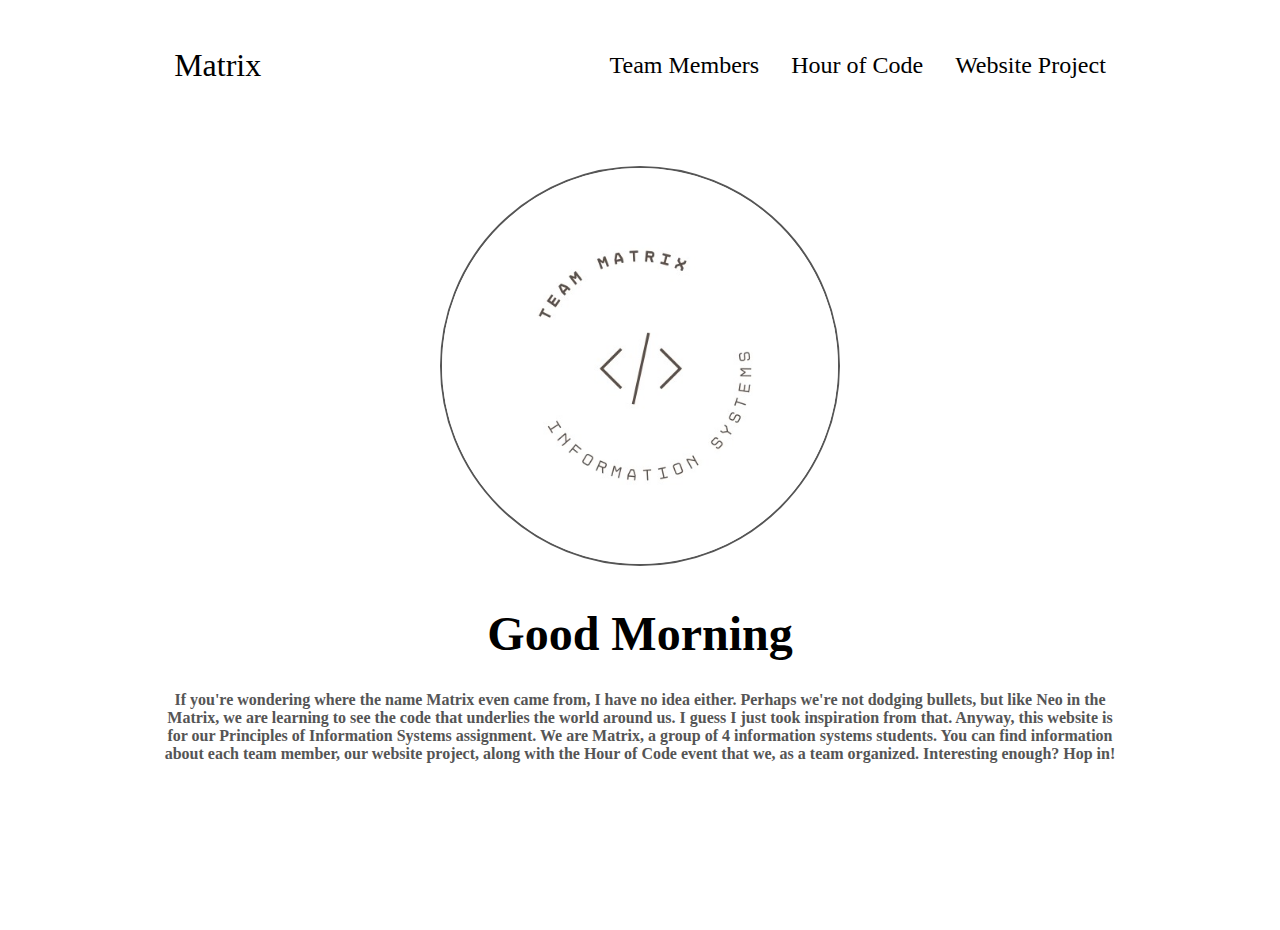
<file: index.html>
<!DOCTYPE html>
<html lang="en">
  <head>
    <meta charset="UTF-8" />
    <meta http-equiv="X-UA-Compatible" content="IE=edge" />
    <meta name="viewport" content="width=device-width, initial-scale=1.0" />
    <title>Our website project</title>
    <link rel="stylesheet" href="style.css" />
  </head>
  <body>
    <nav>
      <div class="logo"><a href="index.html">Matrix</a></div>
      <div>
        <ul class="links">
          <li><a href="teammembers.html">Team Members</a></li>
          <li><a href="hourofcode.html">Hour of Code</a></li>
          <li><a href="websiteproject.html">Website Project</a></li>
        </ul>
      </div>
    </nav>
    <section class="profile">
      <div class="pictureContainer">
        <img class="picture" src="./assets/ada-logo.jpeg" alt="ada" />
      </div>
      <div class="text">
        <h1 class="title" id="greeting"></h1>
        <p class="description">If you're wondering where the name Matrix even came from, I have no idea either. Perhaps we're not dodging bullets, but like Neo in the Matrix, we are learning to see the code that underlies the world around us. I guess I just took inspiration from that. Anyway, this website is for our Principles of Information Systems assignment. We are Matrix, a group of 4 information systems students. You can find information about each team member, our website project, along with the Hour of Code event that we, as a team organized. Interesting enough? Hop in!</p>
      </div>
    </section>

    <script src="script.js"></script>
  </body>
</html>
</file>
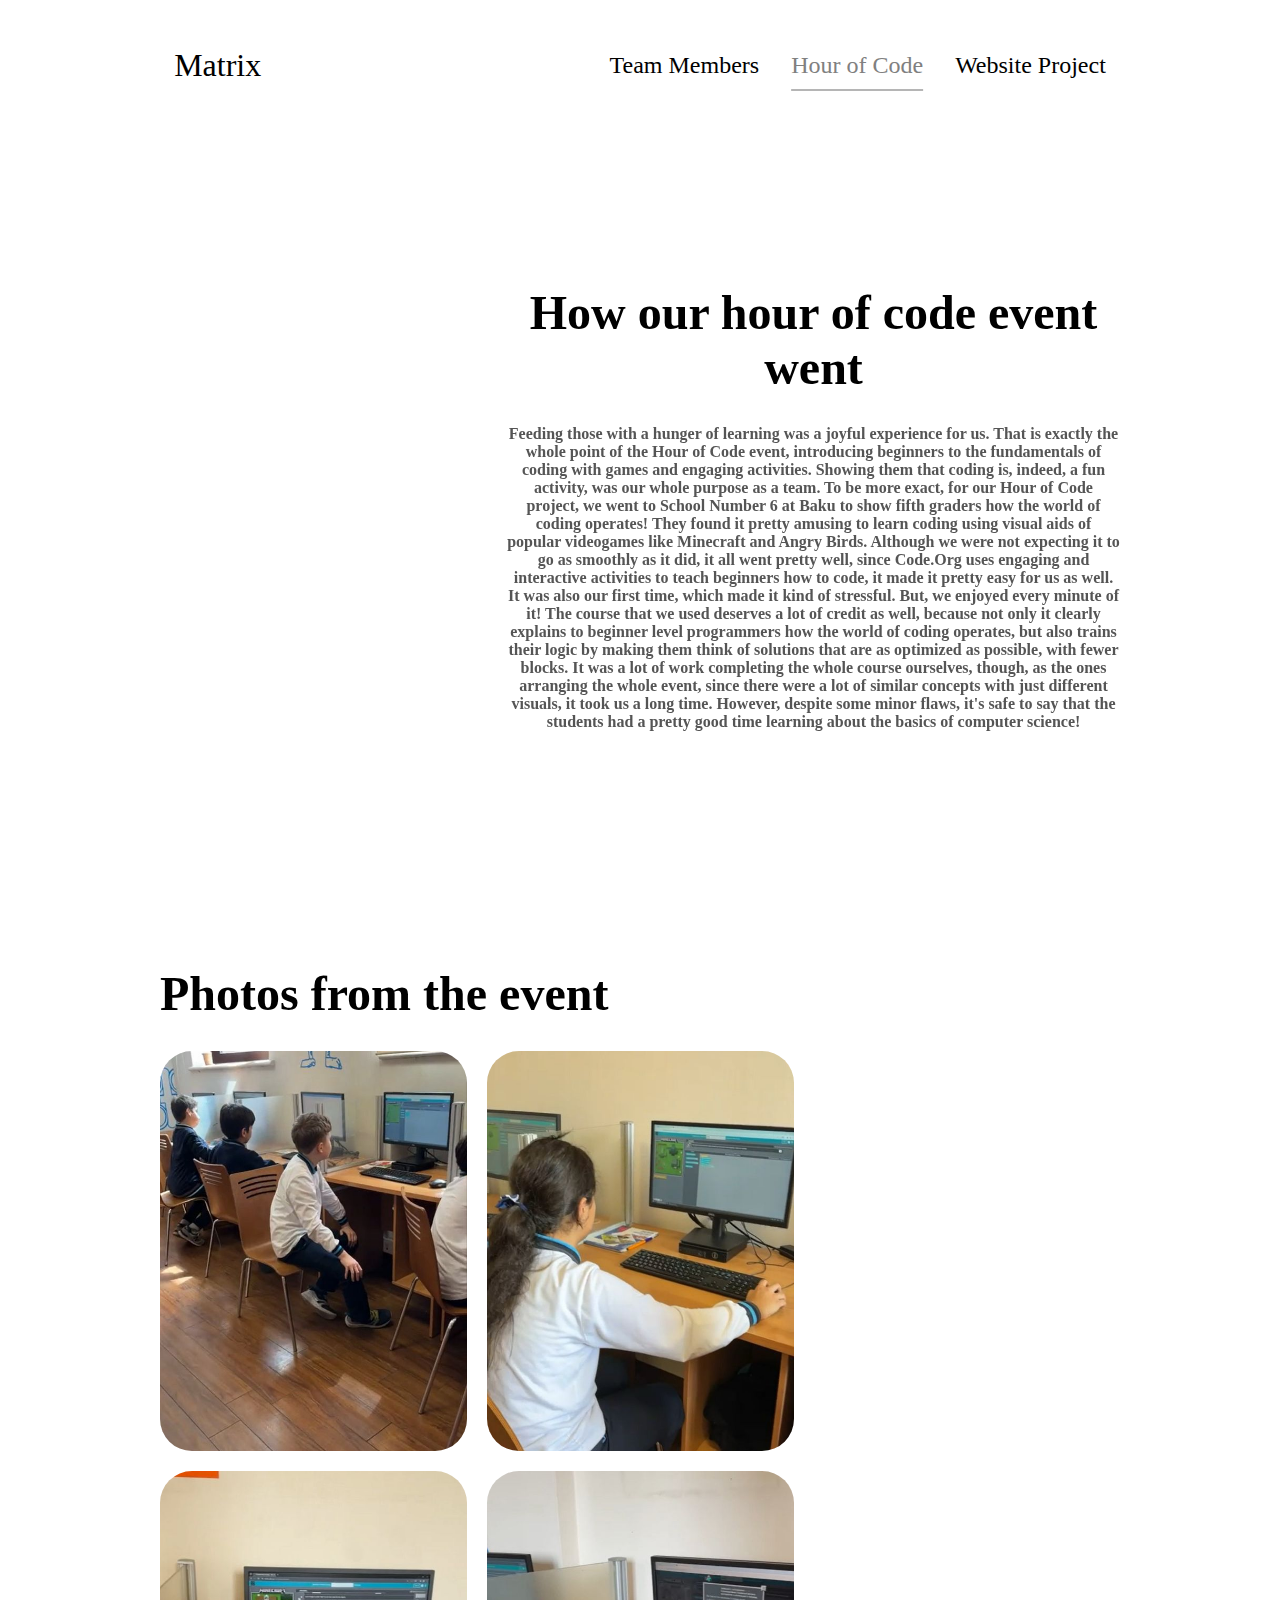
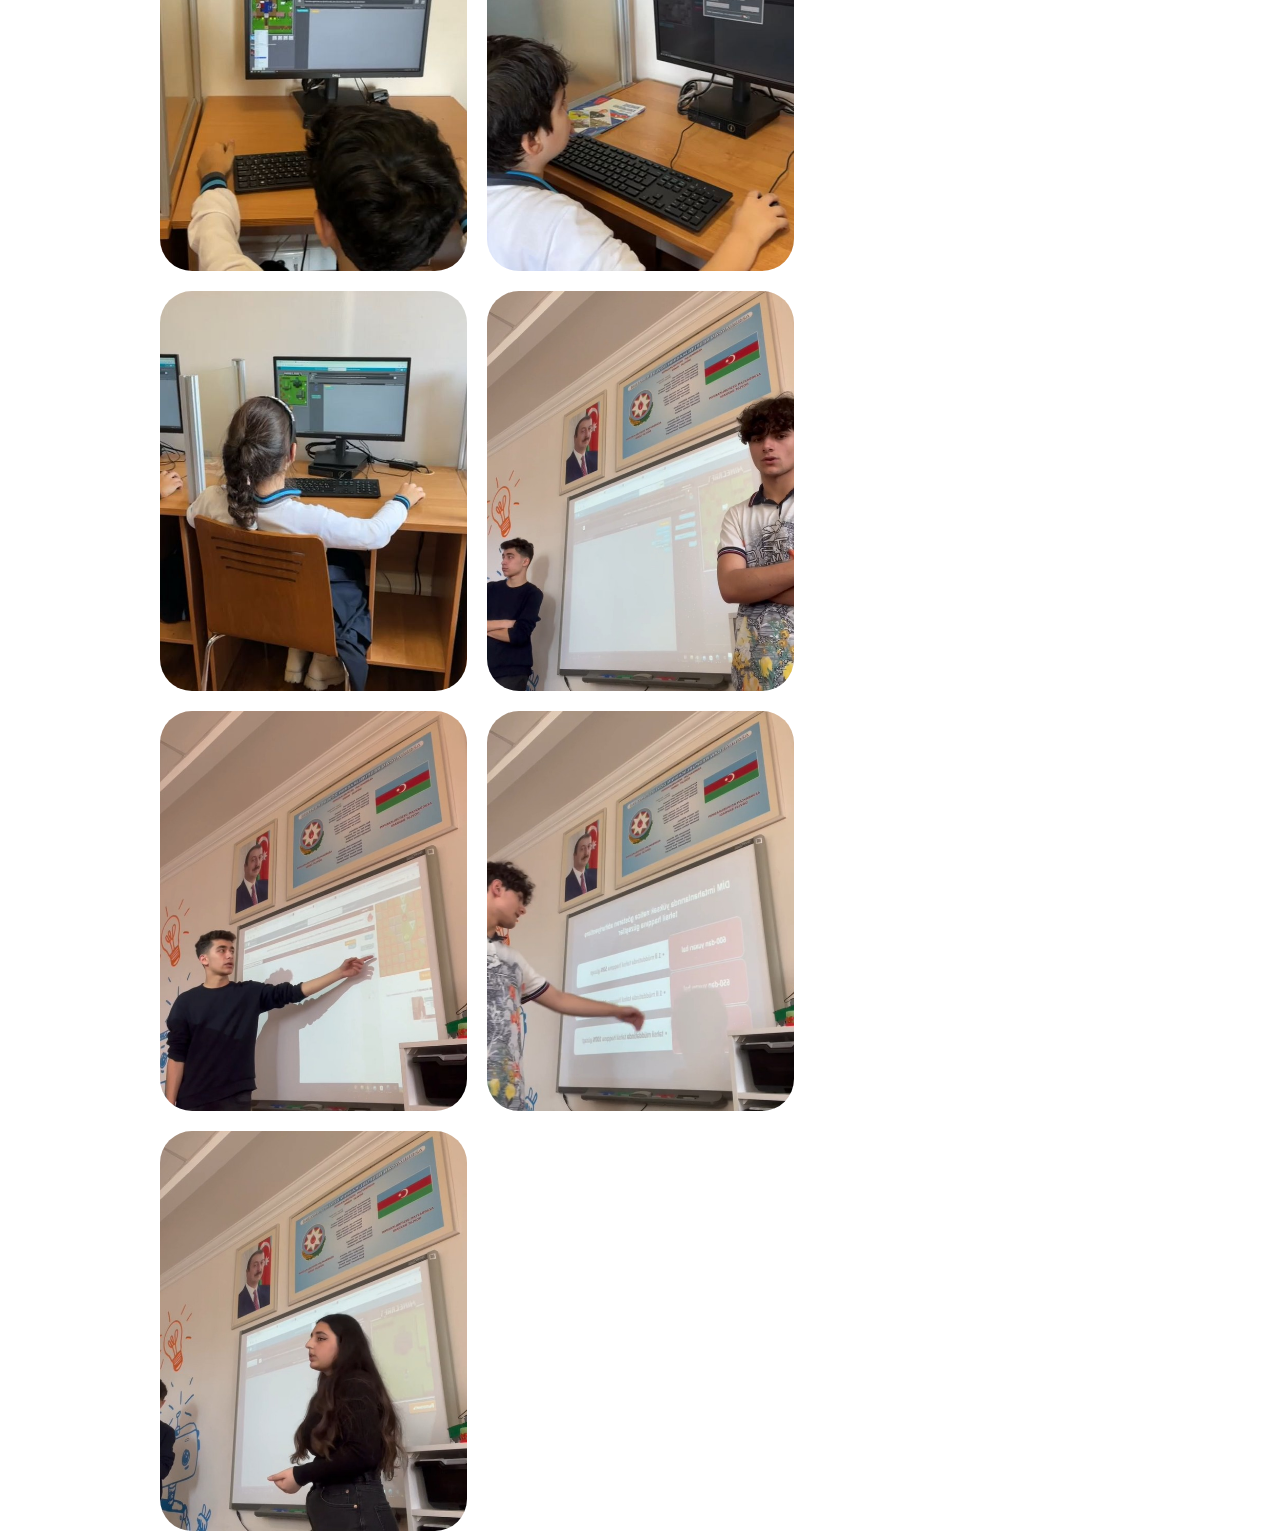
<file: hourofcode.html>
<!DOCTYPE html>
<html lang="en">
  <head>
    <meta charset="UTF-8" />
    <meta http-equiv="X-UA-Compatible" content="IE=edge" />
    <meta name="viewport" content="width=device-width, initial-scale=1.0" />
    <title>Our website project</title>
    <link rel="stylesheet" href="style.css" />
  </head>
  <body>
    <nav>
      <div class="logo"><a href="index.html">Matrix</a></div>
      <div>
        <ul class="links">
          <li><a href="teammembers.html">Team Members</a></li>
          <li><a href="hourofcode.html" class="hover">Hour of Code</a></li>
          <li><a href="websiteproject.html">Website Project</a></li>
        </ul>
      </div>
    </nav>
    <section class="hourofcode">
      <div class="videoContainer">
        <iframe width="267" height="476" src="https://www.facebook.com/plugins/video.php?height=476&href=https%3A%2F%2Fwww.facebook.com%2F100014600198454%2Fvideos%2F1152155236144073%2F&show_text=false&width=267&t=0" style="border:none;overflow:hidden;border-radius: 32px;" scrolling="no" frameborder="0" allowfullscreen="true" allow="autoplay; clipboard-write; encrypted-media; picture-in-picture; web-share" allowFullScreen="true"></iframe>
      </div>
      <div class="text">
        <h1 class="title">How our hour of code event went</h1>
        <p class="description">Feeding those with a hunger of learning was a joyful experience for us. That is exactly the whole point of the Hour of Code event, introducing beginners to the fundamentals of coding with games and engaging activities. Showing them that coding is, indeed, a fun activity, was our whole purpose as a team. To be more exact, for our Hour of Code project, we went to School Number 6 at Baku to show fifth graders how the world of coding operates! They found it pretty amusing to learn coding using visual aids of popular videogames like Minecraft and Angry Birds. Although we were not expecting it to go as smoothly as it did, it all went pretty well, since Code.Org uses engaging and interactive activities to teach beginners how to code, it made it pretty easy for us as well. It was also our first time, which made it kind of stressful. But, we enjoyed every minute of it! The course that we used deserves a lot of credit as well, because not only it clearly explains to beginner level programmers how the world of coding operates, but also trains their logic by making them think of solutions that are as optimized as possible, with fewer blocks. It was a lot of work completing the whole course ourselves, though, as the ones arranging the whole event, since there were a lot of similar concepts with just different visuals, it took us a long time. However, despite some minor flaws, it's safe to say that the students had a pretty good time learning about the basics of computer science!</p>
      </div>
    </section>

    <section class="hourofcode2">
      <div class="textHour">
        <h1 class="titleHour">Photos from the event</h1>
      </div>
      <div class="picturesContainer">
        <div class="picturesContainerIndividual">
          <img class="picturesFromEvent" src="./assets/photo1.jpeg" alt="ada" />
        </div>
        <div class="picturesContainerIndividual">
          <img class="picturesFromEvent" src="./assets/photo2.jpeg" alt="ada" />
        </div>
        <div class="picturesContainerIndividual">
          <img class="picturesFromEvent" src="./assets/photo3.jpeg" alt="ada" />
        </div>
        <div class="picturesContainerIndividual">
          <img class="picturesFromEvent" src="./assets/photo4.jpeg" alt="ada" />
        </div>

        <!-- <div style="margin-top: 30px; width: 100%;"></div> -->

        <div class="picturesContainerIndividual">
          <img class="picturesFromEvent" src="./assets/photo5.jpeg" alt="ada" />
        </div>
        <div class="picturesContainerIndividual">
          <img class="picturesFromEvent" src="./assets/photo6.jpeg" alt="ada" />
        </div>

        <div class="picturesContainerIndividual">
          <img class="picturesFromEvent" src="./assets/photo7.jpeg" alt="ada" />
        </div>
        <div class="picturesContainerIndividual">
          <img class="picturesFromEvent" src="./assets/photo8.jpeg" alt="ada" />
        </div>

        <div class="picturesContainerIndividual">
          <img class="picturesFromEvent" src="./assets/photo9.jpeg" alt="ada" />
        </div>
      </div>
    </section>

    <script src="script.js"></script>
  </body>
</html>
</file>
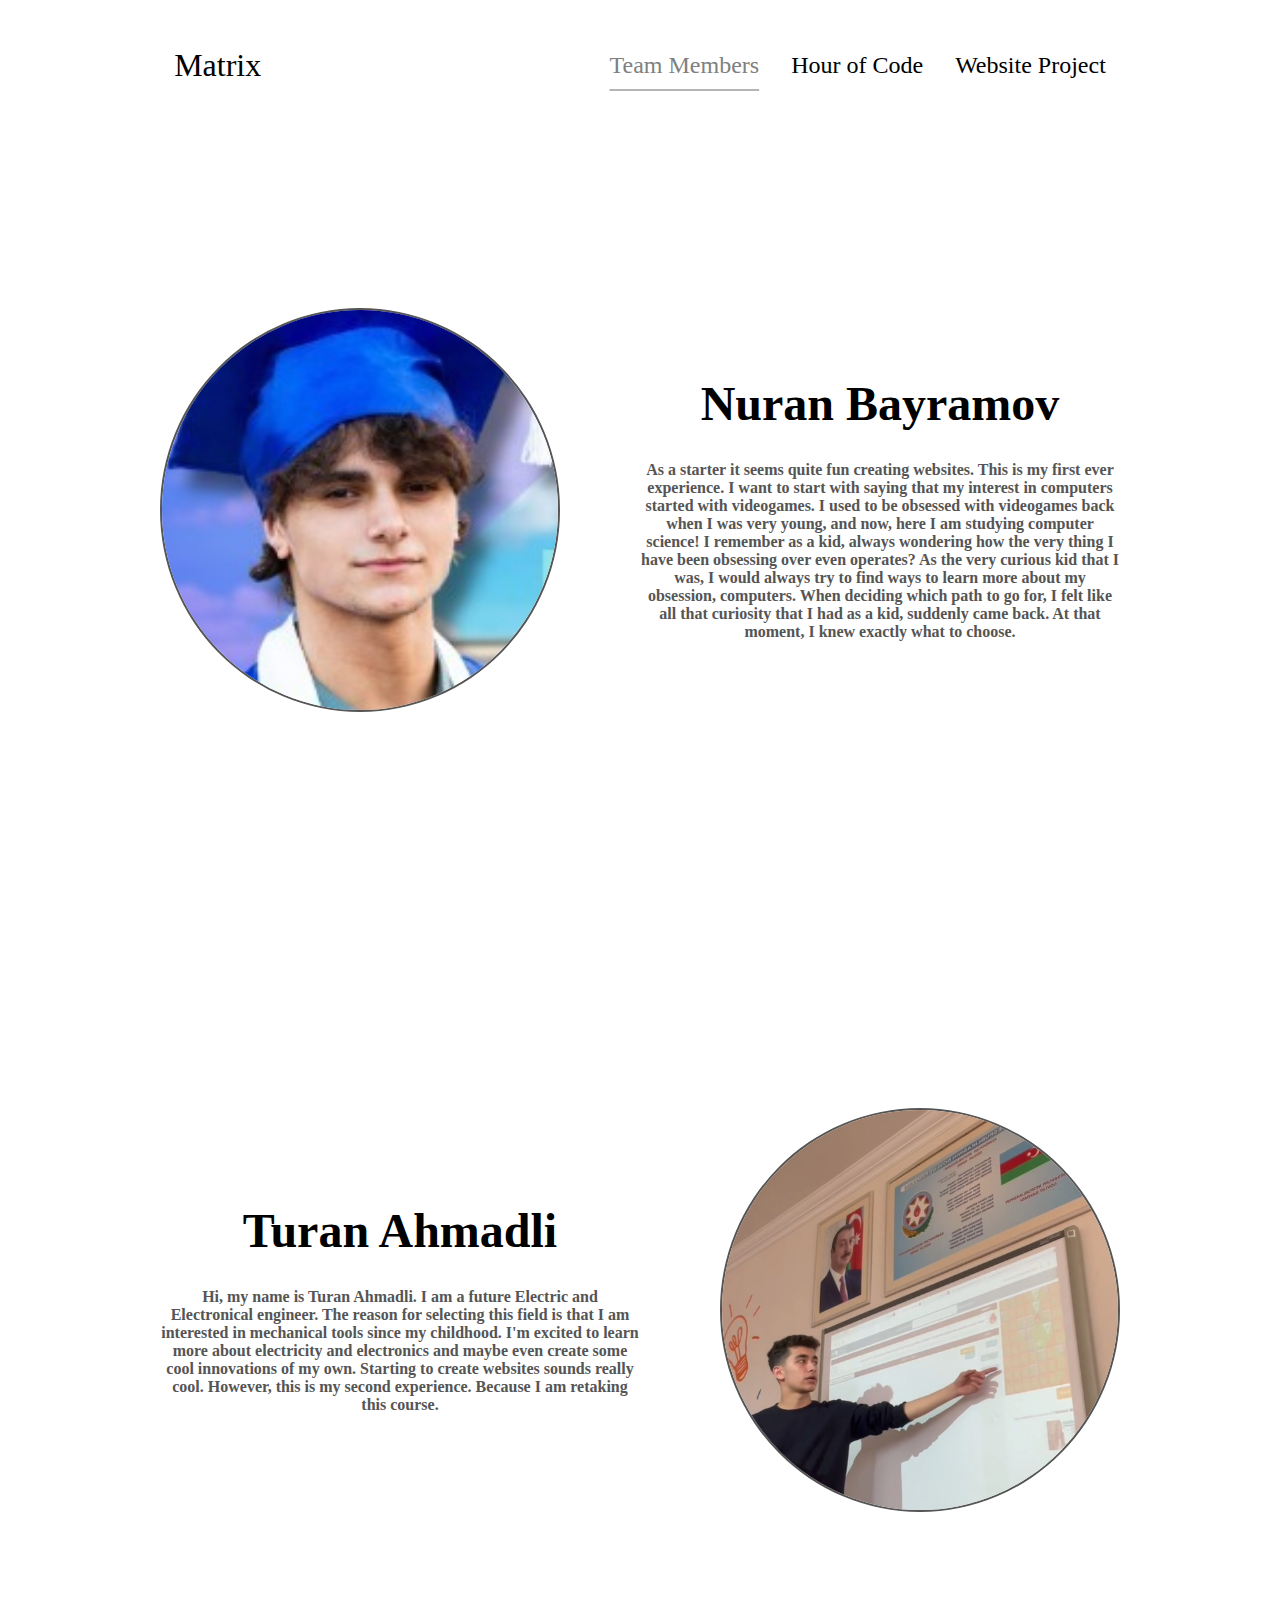
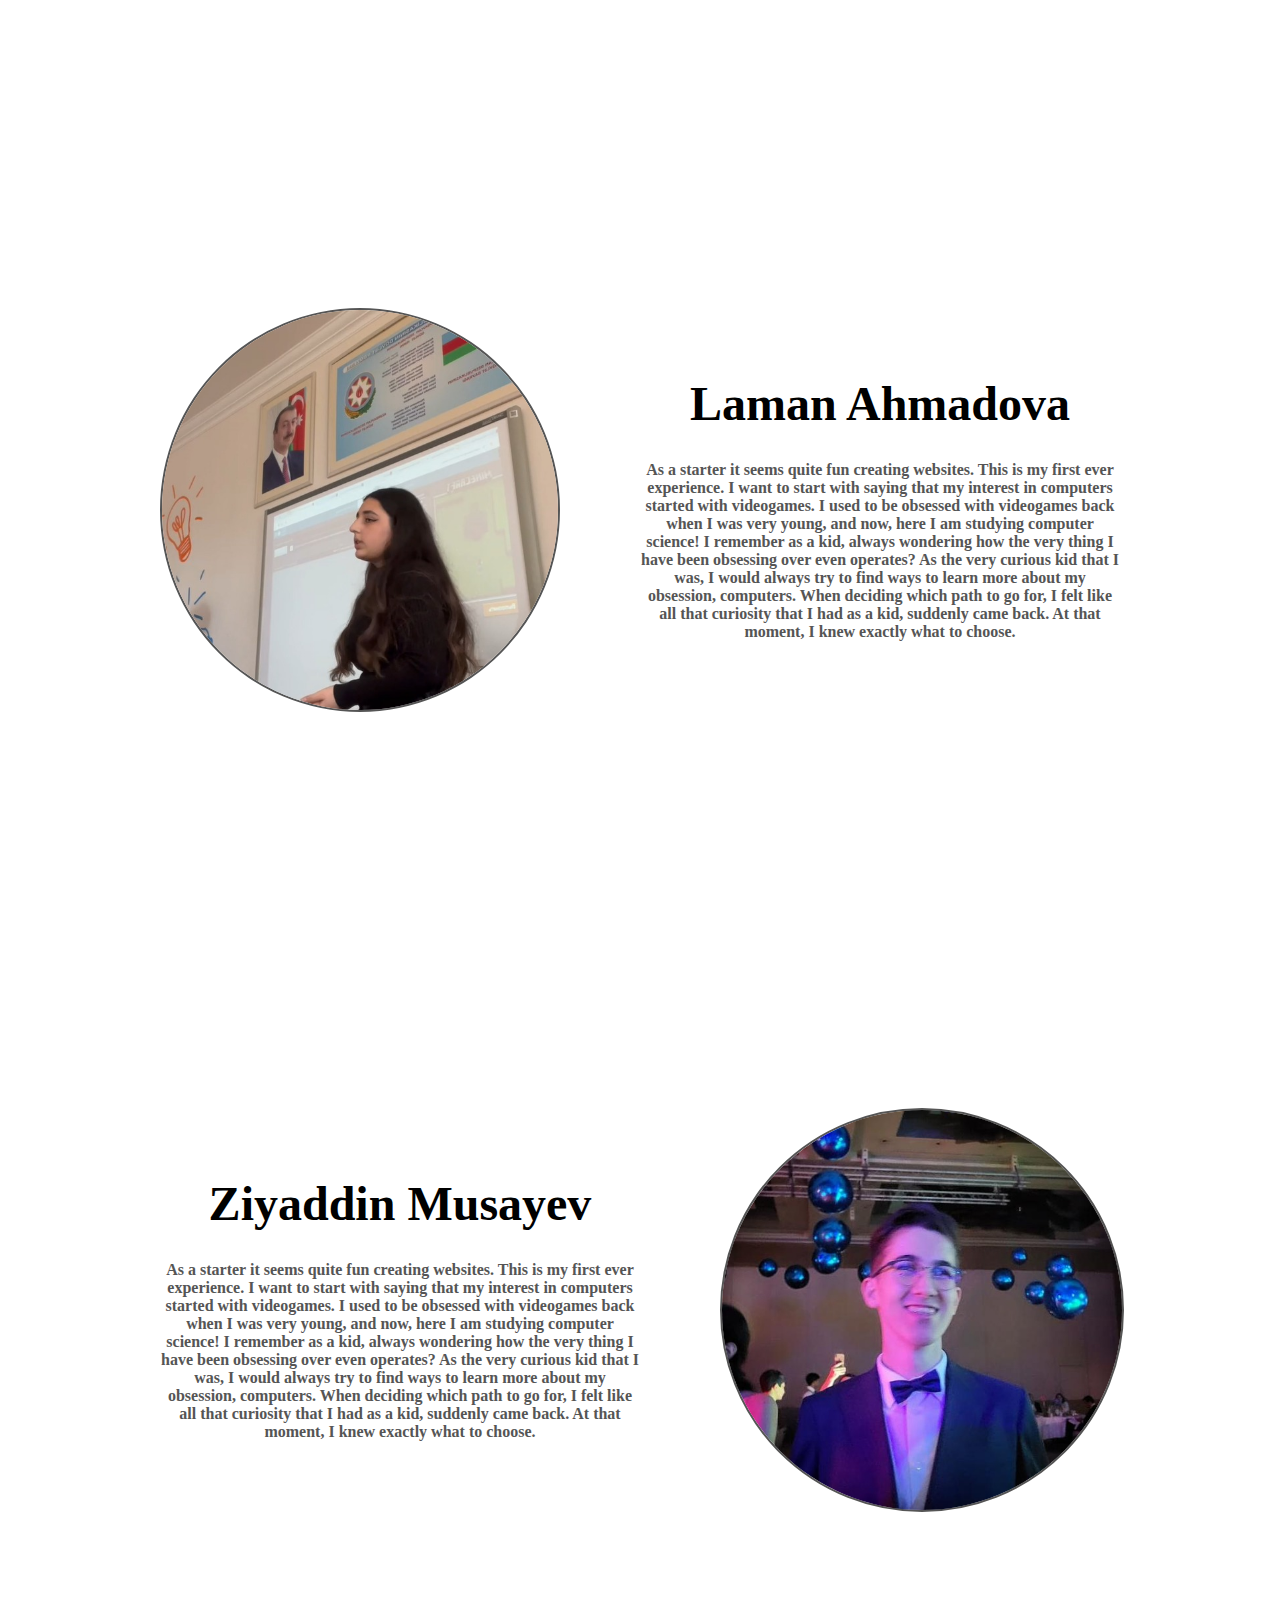
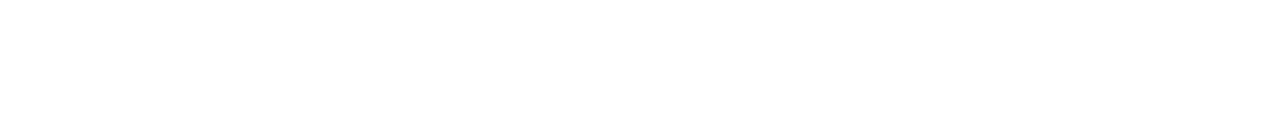
<file: teammembers.html>
<!DOCTYPE html>
<html lang="en">
  <head>
    <meta charset="UTF-8" />
    <meta http-equiv="X-UA-Compatible" content="IE=edge" />
    <meta name="viewport" content="width=device-width, initial-scale=1.0" />
    <title>Our website project</title>
    <link rel="stylesheet" href="style.css" />
  </head>
  <body>
    <nav>
      <div class="logo"><a href="index.html">Matrix</a></div>
      <div>
        <ul class="links">
          <li><a href="teammembers.html" class="hover">Team Members</a></li>
          <li><a href="hourofcode.html">Hour of Code</a></li>
          <li><a href="websiteproject.html">Website Project</a></li>
        </ul>
      </div>
    </nav>
    <section class="websiteProject">
      <div class="pictureContainerMyPicture">
        <img class="pictureMyPicture" src="./assets/nuranTheGangsterFromTheHood.jpeg" alt="ada" />
      </div>
      <div class="text">
        <h1 class="title">Nuran Bayramov</h1>
        <p class="description">As a starter it seems quite fun creating websites. This is my first ever experience. I want to start with saying that my interest in computers started with videogames. I used to be obsessed with videogames back when I was very young, and now, here I am studying computer science! I remember as a kid, always wondering how the very thing I have been obsessing over even operates? As the very curious kid that I was, I would always try to find ways to learn more about my obsession, computers. When deciding which path to go for, I felt like all that curiosity that I had as a kid, suddenly came back. At that moment, I knew exactly what to choose.</p>
      </div>
    </section>


    <section class="websiteProject">
      <div class="text">
        <h1 class="title">Turan Ahmadli</h1>
        <p class="description">Hi, my name is Turan Ahmadli. I am a future Electric and Electronical engineer. The reason for selecting this field is that I am interested in mechanical tools since my childhood. I'm excited to learn more about electricity and electronics and maybe even create some cool innovations of my own. Starting to create websites sounds really cool. However, this is my second experience. Because I am retaking this course.</p>
      </div>
      <div class="pictureContainerMyPicture">
        <img class="pictureMyPicture" src="./assets/photo7.jpeg" alt="ada" />
      </div>
    </section>


    <section class="websiteProject">
      <div class="pictureContainerMyPicture">
        <img class="pictureMyPicture" src="./assets/photo9.jpeg" alt="ada" />
      </div>
      <div class="text">
        <h1 class="title">Laman Ahmadova</h1>
        <p class="description">As a starter it seems quite fun creating websites. This is my first ever experience. I want to start with saying that my interest in computers started with videogames. I used to be obsessed with videogames back when I was very young, and now, here I am studying computer science! I remember as a kid, always wondering how the very thing I have been obsessing over even operates? As the very curious kid that I was, I would always try to find ways to learn more about my obsession, computers. When deciding which path to go for, I felt like all that curiosity that I had as a kid, suddenly came back. At that moment, I knew exactly what to choose.</p>
      </div>
    </section>


    <section class="websiteProject">
      <div class="text">
        <h1 class="title">Ziyaddin Musayev</h1>
        <p class="description">As a starter it seems quite fun creating websites. This is my first ever experience. I want to start with saying that my interest in computers started with videogames. I used to be obsessed with videogames back when I was very young, and now, here I am studying computer science! I remember as a kid, always wondering how the very thing I have been obsessing over even operates? As the very curious kid that I was, I would always try to find ways to learn more about my obsession, computers. When deciding which path to go for, I felt like all that curiosity that I had as a kid, suddenly came back. At that moment, I knew exactly what to choose.</p>
      </div>
      <div class="pictureContainerMyPicture">
        <img class="pictureMyPicture" src="./assets/photo10.jpeg" alt="ada" />
      </div>
    </section>


    <script src="script.js"></script>
  </body>
</html>
</file>
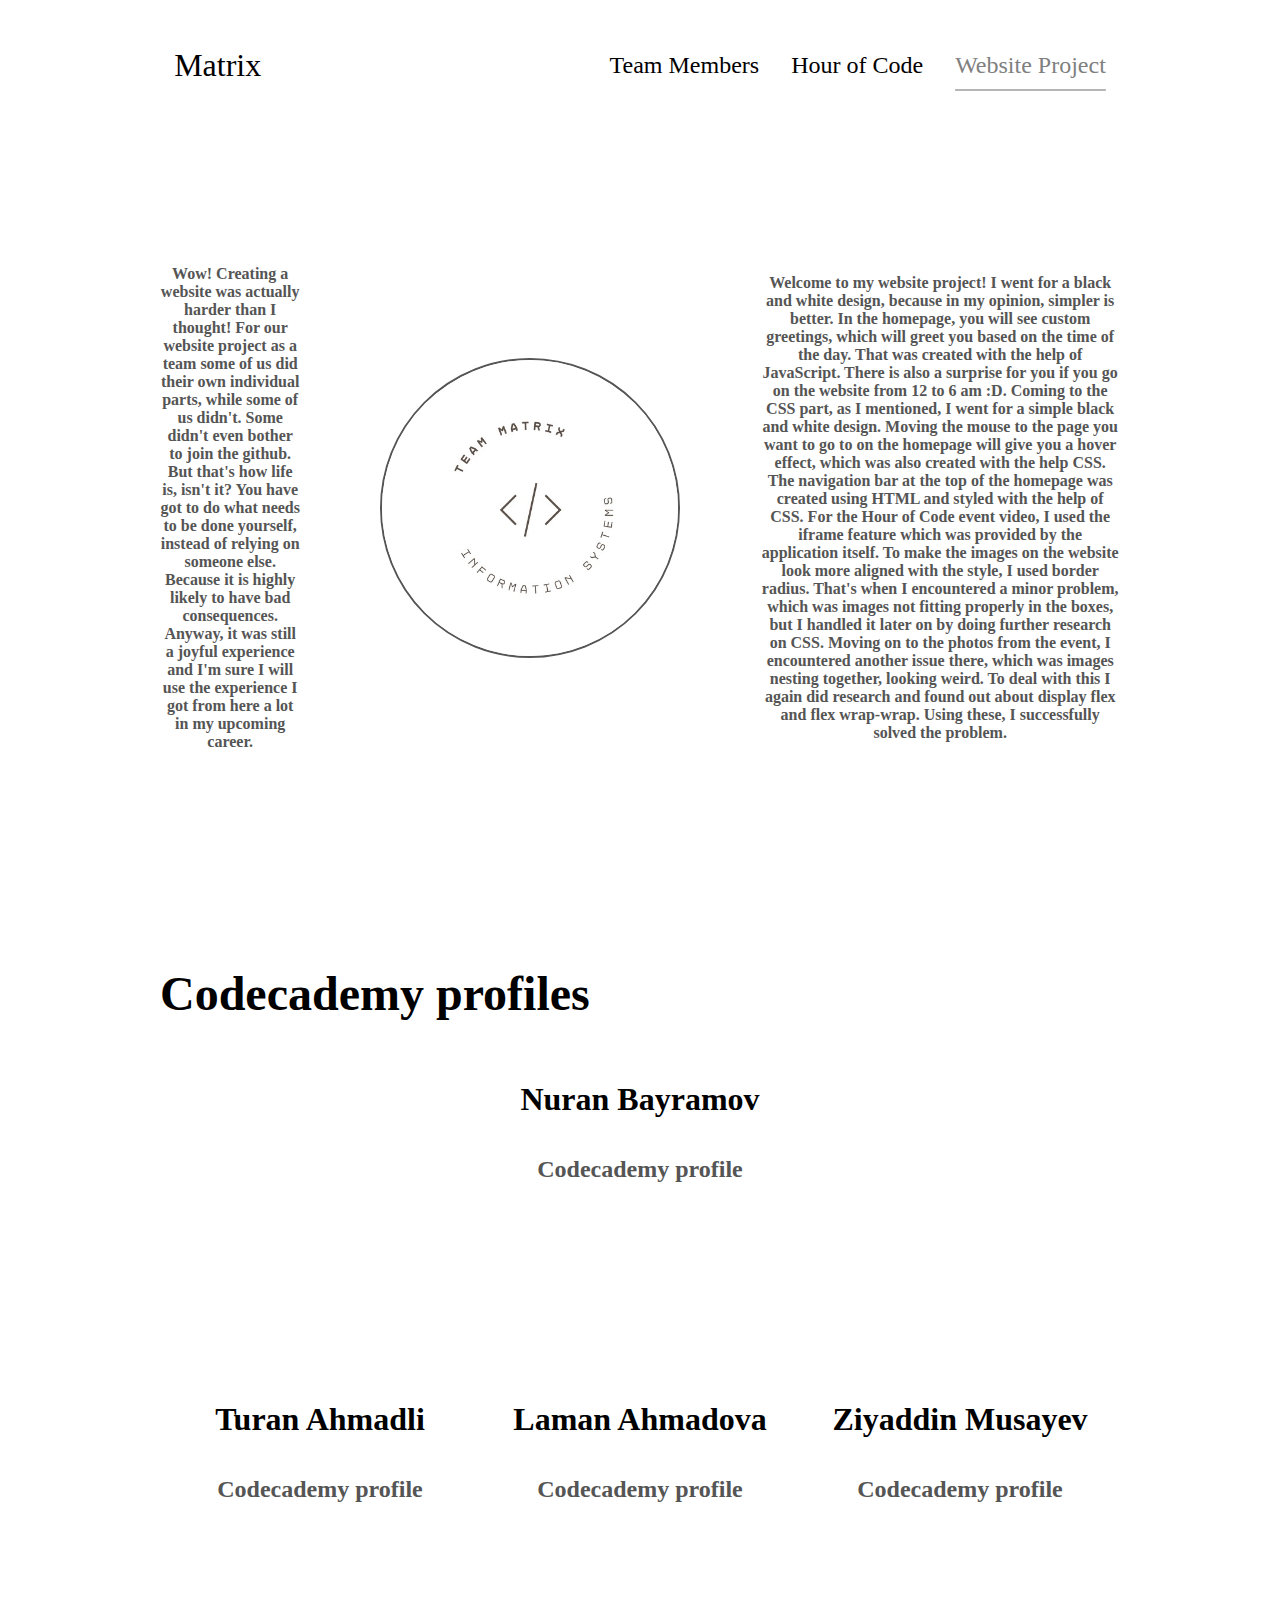
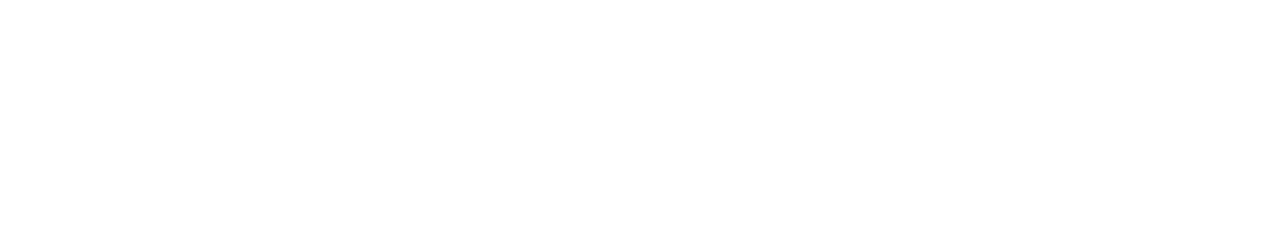
<file: websiteproject.html>
<!DOCTYPE html>
<html lang="en">
  <head>
    <meta charset="UTF-8" />
    <meta http-equiv="X-UA-Compatible" content="IE=edge" />
    <meta name="viewport" content="width=device-width, initial-scale=1.0" />
    <title>Our website project</title>
    <link rel="stylesheet" href="style.css" />
  </head>
  <body>
    <nav>
      <div class="logo"><a href="index.html">Matrix</a></div>
      <div>
        <ul class="links">
          <li><a href="teammembers.html">Team Members</a></li>
          <li><a href="hourofcode.html">Hour of Code</a></li>
          <li><a href="websiteproject.html" class="hover">Website Project</a></li>
        </ul>
      </div>
    </nav>
    <section class="websiteProject">
      <div class="text">
        <p class="description">Wow! Creating a website was actually harder than I thought! For our website project as a team some of us did their own individual parts, while some of us didn't. Some didn't even bother to join the github. But that's how life is, isn't it? You have got to do what needs to be done yourself, instead of relying on someone else. Because it is highly likely to have bad consequences. Anyway, it was still a joyful experience and I'm sure I will use the experience I got from here a lot in my upcoming career. </p>
      </div>
      <div class="pictureContainerProject">
        <img class="picture" src="./assets/ada-logo.jpeg" alt="ada" />
      </div>
      <div class="text">
        <p class="description">Welcome to my website project! I went for a black and white design, because in my opinion, simpler is better. In the homepage, you will see custom greetings, which will greet you based on the time of the day. That was created with the help of JavaScript. There is also a surprise for you if you go on the website from 12 to 6 am :D. Coming to the CSS part, as I mentioned, I went for a simple black and white design. Moving the mouse to the page you want to go to on the homepage will give you a hover effect, which was also created with the help CSS. The navigation bar at the top of the homepage was created using HTML and styled with the help of CSS. 
            For the Hour of Code event video, I used the iframe feature which was provided by the application itself. To make the images on the website look more aligned with the style, I used border radius. That's when I encountered a minor problem, which was images not fitting properly in the boxes, but I handled it later on by doing further research on CSS. Moving on to the photos from the event, I encountered another issue there, which was images nesting together, looking weird. To deal with this I again did research and found out about display flex and flex wrap-wrap. Using these, I successfully solved the problem.
        </p>
      </div>
    </section>

    <section class="hourofcode2">
      <div class="textHour">
        <h1 class="titleHour">Codecademy profiles</h1>
      </div>
      <div class="picturesContainerOfTeamMembersMe">
        <div class="picturesContainerIndividualOfothers">
          <h1 class="titleIndividual">Nuran Bayramov</h1>
          <h1 class="titleIndividual">
            <a class="linkToProfiles" href="https://www.codecademy.com/profiles/Nuran_Bayramov" target="_blank">Codecademy profile</a>
          </h1>
        </div>
      </div>
      <div class="picturesContainerOfTeamMembersMe">
        <div class="picturesContainerIndividualOfothers">
          <h1 class="titleIndividual">Turan Ahmadli</h1>
          <h1 class="titleIndividual">
            <a class="linkToProfiles" href="https://www.codecademy.com/profiles/turan__akhmedli" target="_blank">Codecademy profile</a>
          </h1>
        </div>
        <div class="picturesContainerIndividualOfothers">
          <h1 class="titleIndividual">Laman Ahmadova</h1>
          <h1 class="titleIndividual">
            <a class="linkToProfiles" href="https://www.codecademy.com/profiles/lamanahmadova" target="_blank">Codecademy profile</a>
          </h1>
        </div>
        <div class="picturesContainerIndividualOfothers">
          <h1 class="titleIndividual">Ziyaddin Musayev</h1>
          <h1 class="titleIndividual">
            <a class="linkToProfiles" href="https://www.codecademy.com/profiles/Ziyaddin_Musayev" target="_blank">Codecademy profile</a>
          </h1>
        </div>
      </div>
    </section>

    <script src="script.js"></script>
  </body>
</html>
</file>
<file: style.css>
* {
  margin: 0;
  padding: 0;
}
body 
p {
  color: rgb(85, 85, 85);
}
nav {
  justify-content: space-around;
  align-items: center;
  height: 130px;
  display: flex;
}
.links {
  gap: 32px;
  list-style: none;
  font-size: 24px;
  display: flex;
}

a {
  color: black;
  text-decoration: none;
  text-decoration-color: white;
}
a:hover {
  color: grey;
  text-decoration: underline;
  text-underline-offset: 16px;
  text-decoration-color: rgb(181, 181, 181);
}

.hover{
  color: grey;
  text-decoration: underline;
  text-underline-offset: 16px;
  text-decoration-color: rgb(181, 181, 181);
}



.logo {
  font-size: 32px;
}

.logo:hover {
  cursor: default;
}

section {
  padding-top: 4vh;
  height: 96vh;
  margin: 0 160px;
  box-sizing: border-box;
  min-height: fit-content;
}
.websiteProject{
  justify-content: center;
  gap: 80px;
  height: 80vh;
  margin-bottom: 80px;
  display: flex;
}
.profile {
  /* display: flex; */
  justify-content: center;
  gap: 80px;
  height: 80vh;
  margin-bottom: 80px;
}
.hourofcode{
  display: flex;
  justify-content: center;
  gap: 80px;
  height: 80vh;
  margin-bottom: 80px;
}
.hourofcode2{
  
  display: block;
  justify-content: left;
  gap: 80px;
  height: 80vh;
  margin-bottom: 80px;
  padding-bottom: 80px;
}
.videoContainer{
  display: flex;
  /* height: 500px;
  width: 500px; */
  margin: auto 0;
}
.pictureContainerProject{
  display: flex;
  height: 300px;
  width: 300px;
  margin: auto 0;
}
.pictureContainer {
  display: flex;
  height: 400px;
  width: 400px;
  /* margin: auto 0; */
  margin: 0 auto;
  margin-bottom: 40px;
}
.pictureContainerMyPicture{
  display: flex;
  height: 400px;
  width: 400px;
  margin: auto 0;
}
.pictureMyPicture{
  border-radius: 50%;
  border: 2px solid rgb(85, 85, 85);
  height: 400px;
  width: 400px;
  object-fit: cover;
}
.picture{
  border-radius: 50%;
  border: 2px solid rgb(85, 85, 85);
}
.textHour{
  align-self: left;
  text-align: left;
}
.titleHour {
  font-size: 48px;
  text-align: left;
  margin-bottom: 30px;
}
.text {
  align-self: center;
  text-align: center;
}

.description {
  font-weight: 600;
}


.title {
  font-size: 48px;
  text-align: center;
  margin-bottom: 30px;
}
.titleIndividual{
  font-size: 32px;
  text-align: center;
  margin-bottom: 30px;
  margin-top: 30px;
}
.picturesContainer{
  display: flex;
  height: 100%;
  width: 100%;
  margin: auto 0;
  gap: 20px;
  flex-wrap: wrap;
}
.picturesContainerOfTeamMembers{
  display: flex;
  height: 100%;
  width: 100%;
  margin: auto 0;
  flex-wrap: wrap;
}
.picturesContainerOfTeamMembersMe{
  display: flex;
  height: auto;
  width: 100%;
  flex-wrap: wrap;
}
.picturesContainerIndividualOfothers{
  width: 320px;
  height: 320px;
  border-radius: 50%;
  /* display: flex; */
  object-fit: cover;
  margin: 0 auto;
}
.picturesContainerIndividual{
  width: 32%;
  height: 400px;
  border-radius: 32px;
  display: flex;
  object-fit: cover;
  /* margin: 0 auto; */
}
.picturesOfOthers{
  display: flex;
  object-fit: cover;
  width: 100%;
  height: 100%;
  border-radius: 50%;
}
.picturesFromEvent{
  display: flex;
  object-fit: cover;
  width: 100%;
  height: 100%;
  border-radius: 32px;
}
.linkToProfiles{
  list-style: none;
  font-size: 24px;
  text-align: center;
  margin: 0 auto;
  color: #555;
}
</file>
